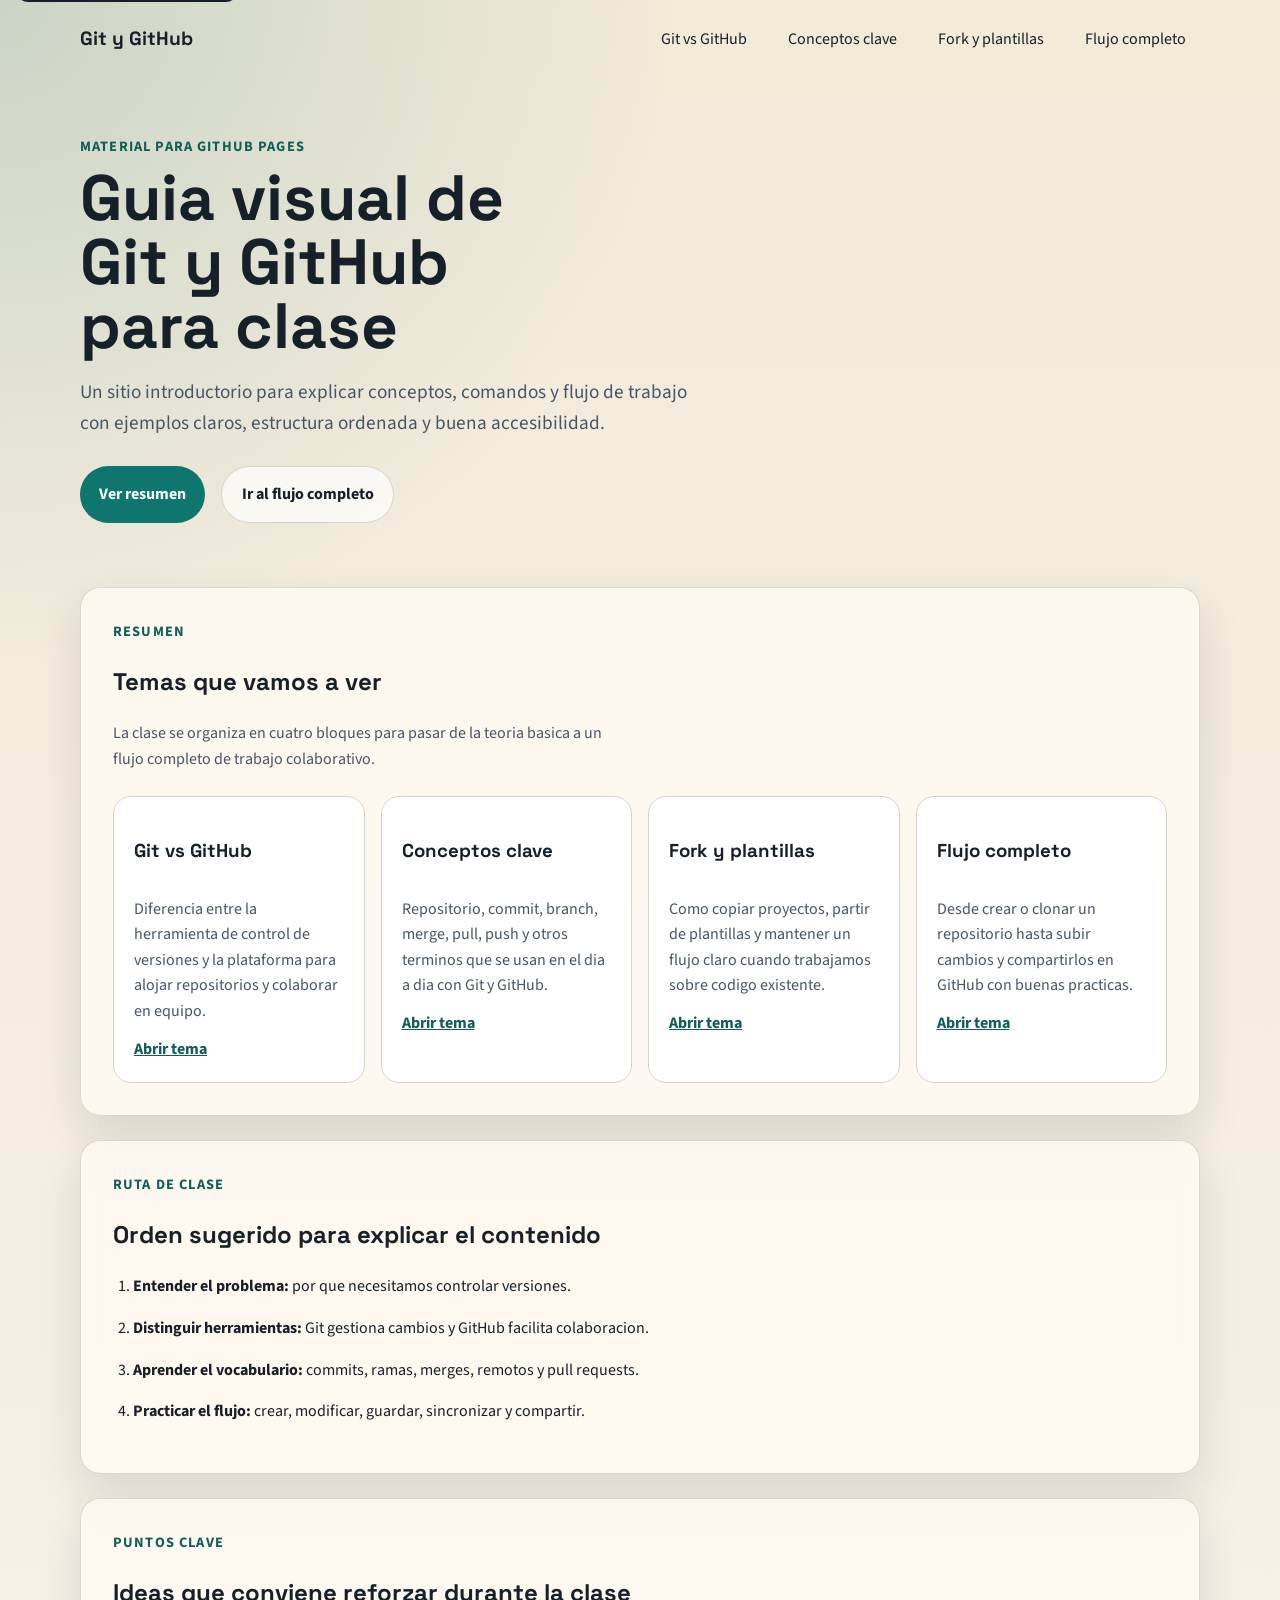
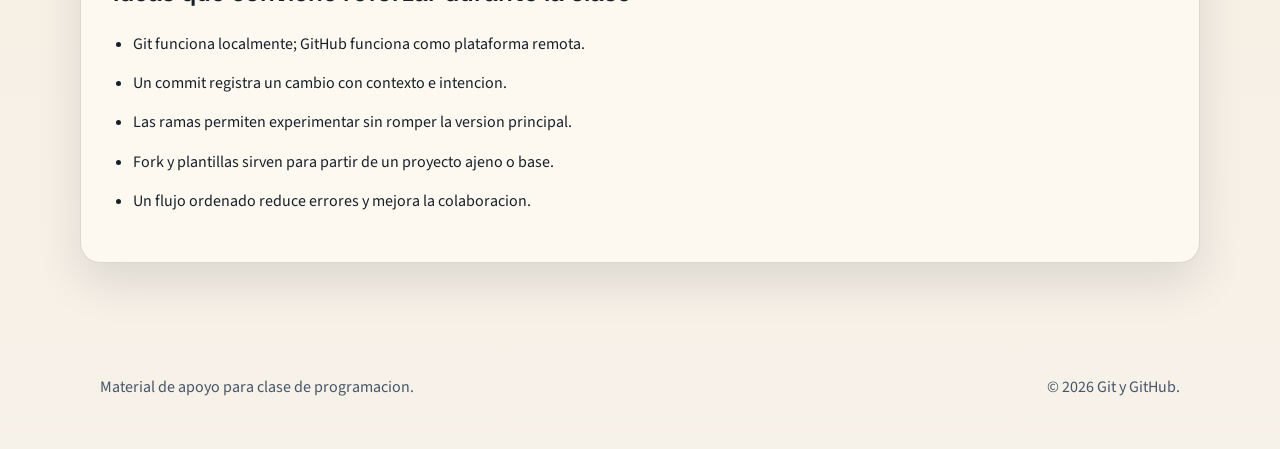
<file: index.html>
<!DOCTYPE html>
<html lang="es">
<head>
  <meta charset="UTF-8">
  <meta name="viewport" content="width=device-width, initial-scale=1.0">
  <meta name="description" content="Resumen de Git y GitHub para una clase de programacion con enfoque practico y accesible.">
  <title>Git y GitHub | Clase de Programacion</title>
  <link rel="preconnect" href="https://fonts.googleapis.com">
  <link rel="preconnect" href="https://fonts.gstatic.com" crossorigin>
  <link href="https://fonts.googleapis.com/css2?family=Space+Grotesk:wght@400;500;700&family=Source+Sans+3:wght@400;600;700&display=swap" rel="stylesheet">
  <link rel="stylesheet" href="assets/css/index.css">
  <script src="assets/js/index.js" defer></script>
</head>
<body>
  <a class="skip-link" href="#contenido">Saltar al contenido principal</a>
  <header class="hero">
    <nav class="site-nav" aria-label="Principal">
      <a class="brand" href="index.html">Git y GitHub</a>
      <ul class="nav-list">
        <li><a href="pages/git-vs-github.html">Git vs GitHub</a></li>
        <li><a href="pages/conceptos-clave.html">Conceptos clave</a></li>
        <li><a href="pages/fork-y-plantillas.html">Fork y plantillas</a></li>
        <li><a href="pages/flujo-completo.html">Flujo completo</a></li>
      </ul>
    </nav>

    <section class="hero-copy" aria-labelledby="titulo-principal">
      <p class="eyebrow">Material para GitHub Pages</p>
      <h1 id="titulo-principal">Guia visual de Git y GitHub para clase</h1>
      <p class="lead">
        Un sitio introductorio para explicar conceptos, comandos y flujo de trabajo
        con ejemplos claros, estructura ordenada y buena accesibilidad.
      </p>
      <div class="hero-actions">
        <a class="button button-primary" href="#resumen">Ver resumen</a>
        <a class="button button-secondary" href="pages/flujo-completo.html">Ir al flujo completo</a>
      </div>
    </section>
  </header>

  <main id="contenido">
    <section class="overview" id="resumen" aria-labelledby="resumen-title">
      <div class="section-heading">
        <p class="section-kicker">Resumen</p>
        <h2 id="resumen-title">Temas que vamos a ver</h2>
        <p>
          La clase se organiza en cuatro bloques para pasar de la teoria basica a
          un flujo completo de trabajo colaborativo.
        </p>
      </div>

      <div class="topic-grid">
        <article class="topic-card">
          <h3>Git vs GitHub</h3>
          <p>
            Diferencia entre la herramienta de control de versiones y la plataforma
            para alojar repositorios y colaborar en equipo.
          </p>
          <a href="pages/git-vs-github.html">Abrir tema</a>
        </article>

        <article class="topic-card">
          <h3>Conceptos clave</h3>
          <p>
            Repositorio, commit, branch, merge, pull, push y otros terminos que se
            usan en el dia a dia con Git y GitHub.
          </p>
          <a href="pages/conceptos-clave.html">Abrir tema</a>
        </article>

        <article class="topic-card">
          <h3>Fork y plantillas</h3>
          <p>
            Como copiar proyectos, partir de plantillas y mantener un flujo claro
            cuando trabajamos sobre codigo existente.
          </p>
          <a href="pages/fork-y-plantillas.html">Abrir tema</a>
        </article>

        <article class="topic-card">
          <h3>Flujo completo</h3>
          <p>
            Desde crear o clonar un repositorio hasta subir cambios y compartirlos
            en GitHub con buenas practicas.
          </p>
          <a href="pages/flujo-completo.html">Abrir tema</a>
        </article>
      </div>
    </section>

    <section class="class-plan" aria-labelledby="plan-title">
      <div class="section-heading">
        <p class="section-kicker">Ruta de clase</p>
        <h2 id="plan-title">Orden sugerido para explicar el contenido</h2>
      </div>

      <ol class="timeline">
        <li>
          <strong>Entender el problema:</strong> por que necesitamos controlar versiones.
        </li>
        <li>
          <strong>Distinguir herramientas:</strong> Git gestiona cambios y GitHub facilita colaboracion.
        </li>
        <li>
          <strong>Aprender el vocabulario:</strong> commits, ramas, merges, remotos y pull requests.
        </li>
        <li>
          <strong>Practicar el flujo:</strong> crear, modificar, guardar, sincronizar y compartir.
        </li>
      </ol>
    </section>

    <section class="quick-notes" aria-labelledby="notas-title">
      <div class="section-heading">
        <p class="section-kicker">Puntos clave</p>
        <h2 id="notas-title">Ideas que conviene reforzar durante la clase</h2>
      </div>

      <ul class="note-list">
        <li>Git funciona localmente; GitHub funciona como plataforma remota.</li>
        <li>Un commit registra un cambio con contexto e intencion.</li>
        <li>Las ramas permiten experimentar sin romper la version principal.</li>
        <li>Fork y plantillas sirven para partir de un proyecto ajeno o base.</li>
        <li>Un flujo ordenado reduce errores y mejora la colaboracion.</li>
      </ul>
    </section>
  </main>

  <footer class="site-footer">
    <p>Material de apoyo para clase de programacion.</p>
    <p>&copy; <span id="current-year"></span> Git y GitHub.</p>
  </footer>
</body>
</html>
</file>
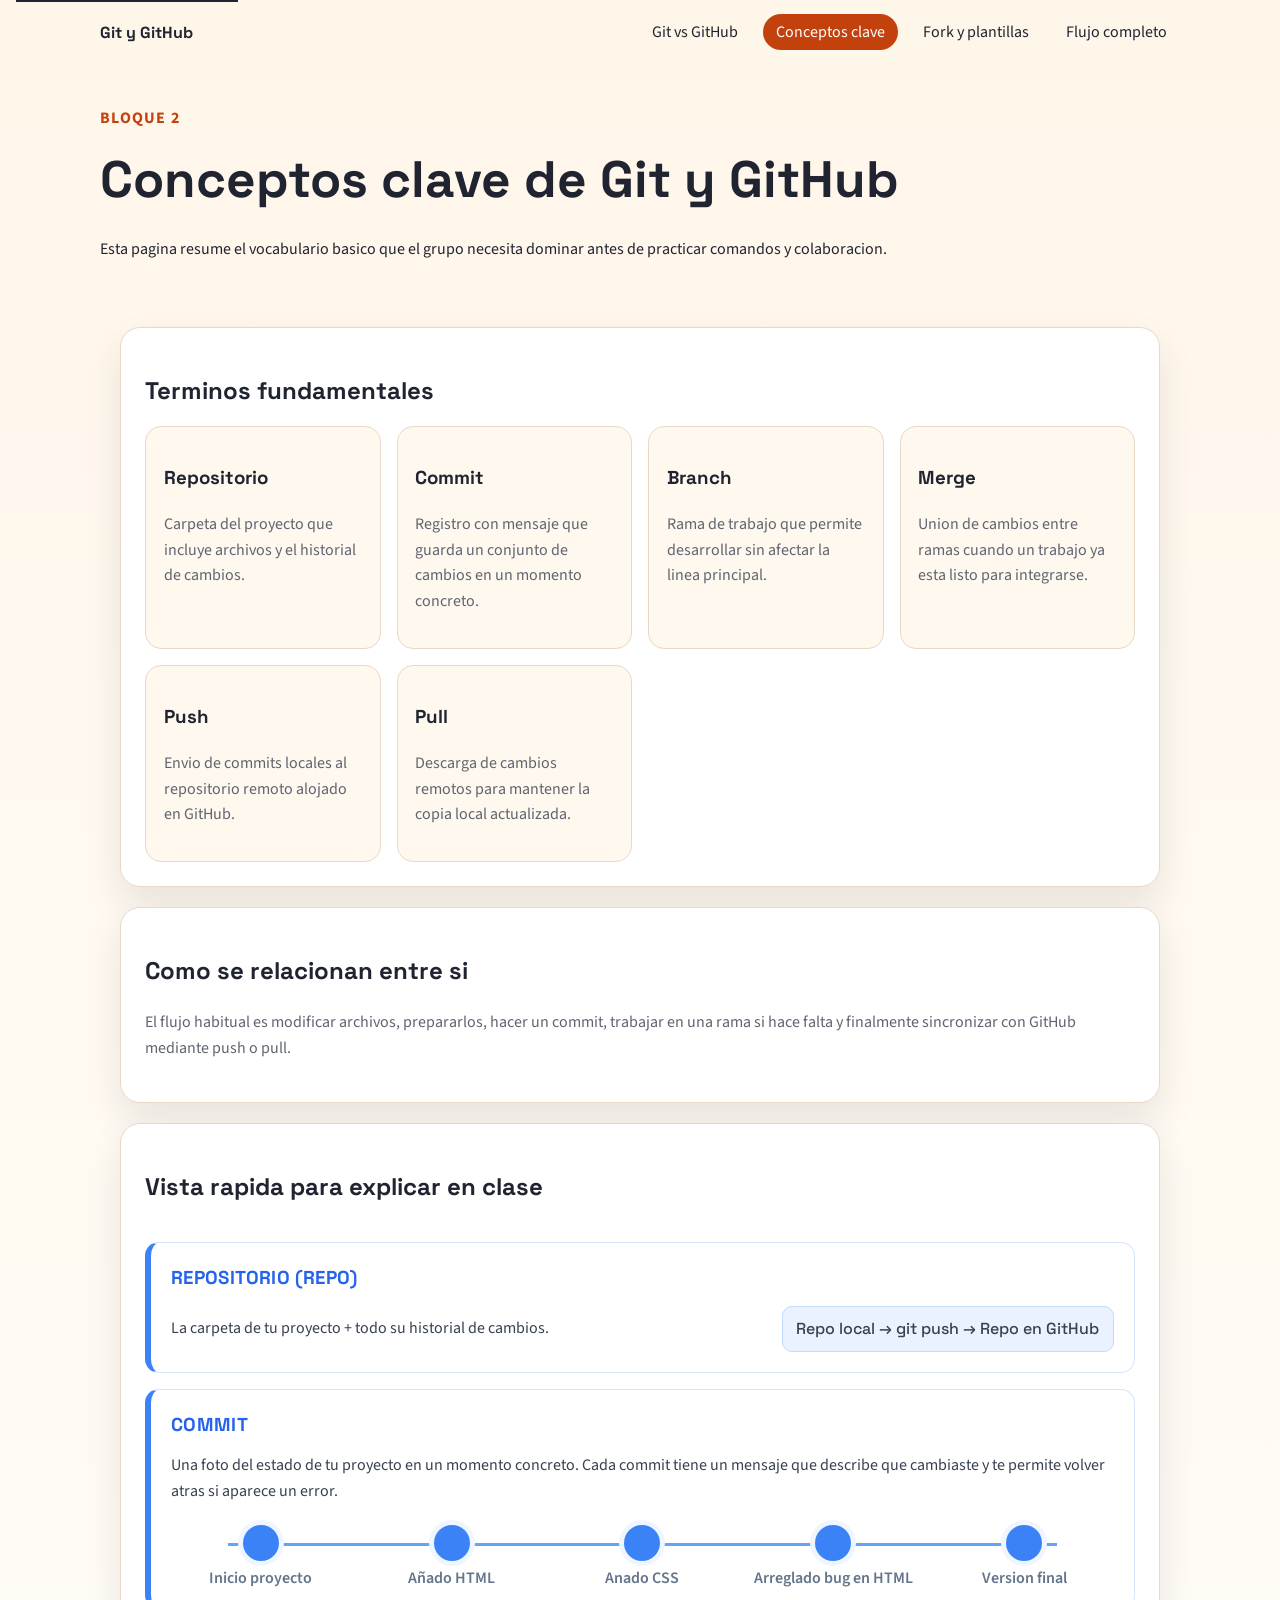
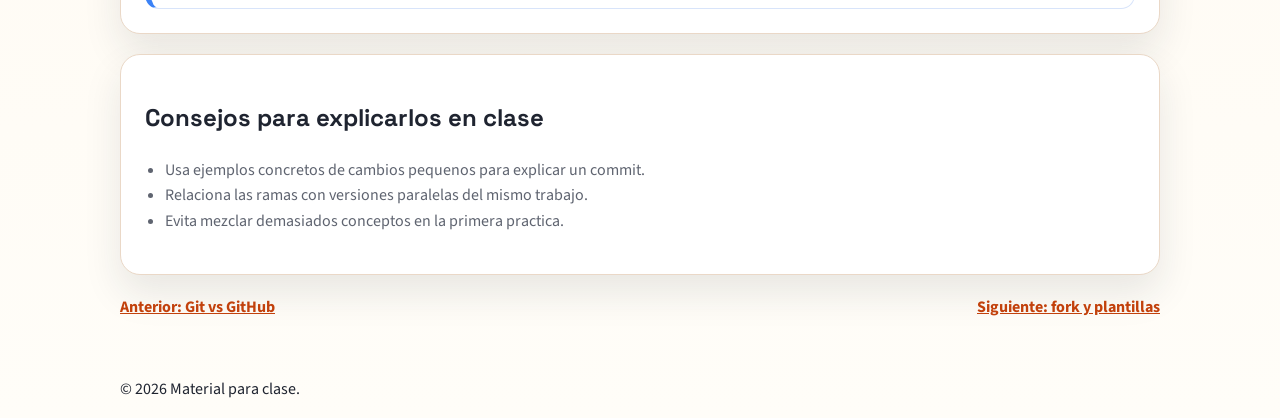
<file: pages/conceptos-clave.html>
<!DOCTYPE html>
<html lang="es">
<head>
  <meta charset="UTF-8">
  <meta name="viewport" content="width=device-width, initial-scale=1.0">
  <meta name="description" content="Conceptos esenciales de Git y GitHub para una clase introductoria.">
  <title>Conceptos clave de Git y GitHub</title>
  <link rel="preconnect" href="https://fonts.googleapis.com">
  <link rel="preconnect" href="https://fonts.gstatic.com" crossorigin>
  <link href="https://fonts.googleapis.com/css2?family=Space+Grotesk:wght@400;500;700&family=Source+Sans+3:wght@400;600;700&display=swap" rel="stylesheet">
  <link rel="stylesheet" href="../assets/css/conceptos-clave.css">
  <script src="../assets/js/conceptos-clave.js" defer></script>
</head>
<body>
  <a class="skip-link" href="#contenido">Saltar al contenido principal</a>
  <header class="page-header">
    <nav class="site-nav" aria-label="Principal">
      <a class="brand" href="../index.html">Git y GitHub</a>
      <ul class="nav-list">
        <li><a href="git-vs-github.html">Git vs GitHub</a></li>
        <li><a aria-current="page" href="conceptos-clave.html">Conceptos clave</a></li>
        <li><a href="fork-y-plantillas.html">Fork y plantillas</a></li>
        <li><a href="flujo-completo.html">Flujo completo</a></li>
      </ul>
    </nav>

    <div class="hero-copy">
      <p class="eyebrow">Bloque 2</p>
      <h1>Conceptos clave de Git y GitHub</h1>
      <p>
        Esta pagina resume el vocabulario basico que el grupo necesita dominar
        antes de practicar comandos y colaboracion.
      </p>
    </div>
  </header>

  <main id="contenido" class="content-layout">
    <section class="concept-grid" aria-labelledby="conceptos-title">
      <h2 id="conceptos-title">Terminos fundamentales</h2>

      <article class="concept-card">
        <h3>Repositorio</h3>
        <p>Carpeta del proyecto que incluye archivos y el historial de cambios.</p>
      </article>

      <article class="concept-card">
        <h3>Commit</h3>
        <p>Registro con mensaje que guarda un conjunto de cambios en un momento concreto.</p>
      </article>

      <article class="concept-card">
        <h3>Branch</h3>
        <p>Rama de trabajo que permite desarrollar sin afectar la linea principal.</p>
      </article>

      <article class="concept-card">
        <h3>Merge</h3>
        <p>Union de cambios entre ramas cuando un trabajo ya esta listo para integrarse.</p>
      </article>

      <article class="concept-card">
        <h3>Push</h3>
        <p>Envio de commits locales al repositorio remoto alojado en GitHub.</p>
      </article>

      <article class="concept-card">
        <h3>Pull</h3>
        <p>Descarga de cambios remotos para mantener la copia local actualizada.</p>
      </article>
    </section>

    <section class="content-panel" aria-labelledby="relacion-title">
      <h2 id="relacion-title">Como se relacionan entre si</h2>
      <p>
        El flujo habitual es modificar archivos, prepararlos, hacer un commit,
        trabajar en una rama si hace falta y finalmente sincronizar con GitHub mediante push o pull.
      </p>
    </section>

    <section class="visual-panel" aria-labelledby="visual-title">
      <h2 id="visual-title">Vista rapida para explicar en clase</h2>

      <article class="explain-card" aria-labelledby="repo-card-title">
        <h3 id="repo-card-title">Repositorio (repo)</h3>
        <div class="repo-row">
          <p>La carpeta de tu proyecto + todo su historial de cambios.</p>
          <p class="repo-flow" aria-label="Flujo del repositorio local a GitHub">
            Repo local <span aria-hidden="true">→</span> git push <span aria-hidden="true">→</span> Repo en GitHub
          </p>
        </div>
      </article>

      <article class="explain-card" aria-labelledby="commit-card-title">
        <h3 id="commit-card-title">Commit</h3>
        <p>
          Una foto del estado de tu proyecto en un momento concreto. Cada commit
          tiene un mensaje que describe que cambiaste y te permite volver atras
          si aparece un error.
        </p>

        <ol class="commit-timeline" aria-label="Ejemplo de historial de commits">
          <li>Inicio proyecto</li>
          <li>Añado HTML</li>
          <li>Anado CSS</li>
          <li>Arreglado bug en HTML</li>
          <li>Version final</li>
        </ol>
      </article>
    </section>

    <section class="content-panel" aria-labelledby="consejos-title">
      <h2 id="consejos-title">Consejos para explicarlos en clase</h2>
      <ul class="tip-list">
        <li>Usa ejemplos concretos de cambios pequenos para explicar un commit.</li>
        <li>Relaciona las ramas con versiones paralelas del mismo trabajo.</li>
        <li>Evita mezclar demasiados conceptos en la primera practica.</li>
      </ul>
    </section>

    <nav class="pager" aria-label="Navegacion entre temas">
      <a href="git-vs-github.html">Anterior: Git vs GitHub</a>
      <a href="fork-y-plantillas.html">Siguiente: fork y plantillas</a>
    </nav>
  </main>

  <footer class="site-footer">
    <p>&copy; <span id="current-year"></span> Material para clase.</p>
  </footer>
</body>
</html>
</file>
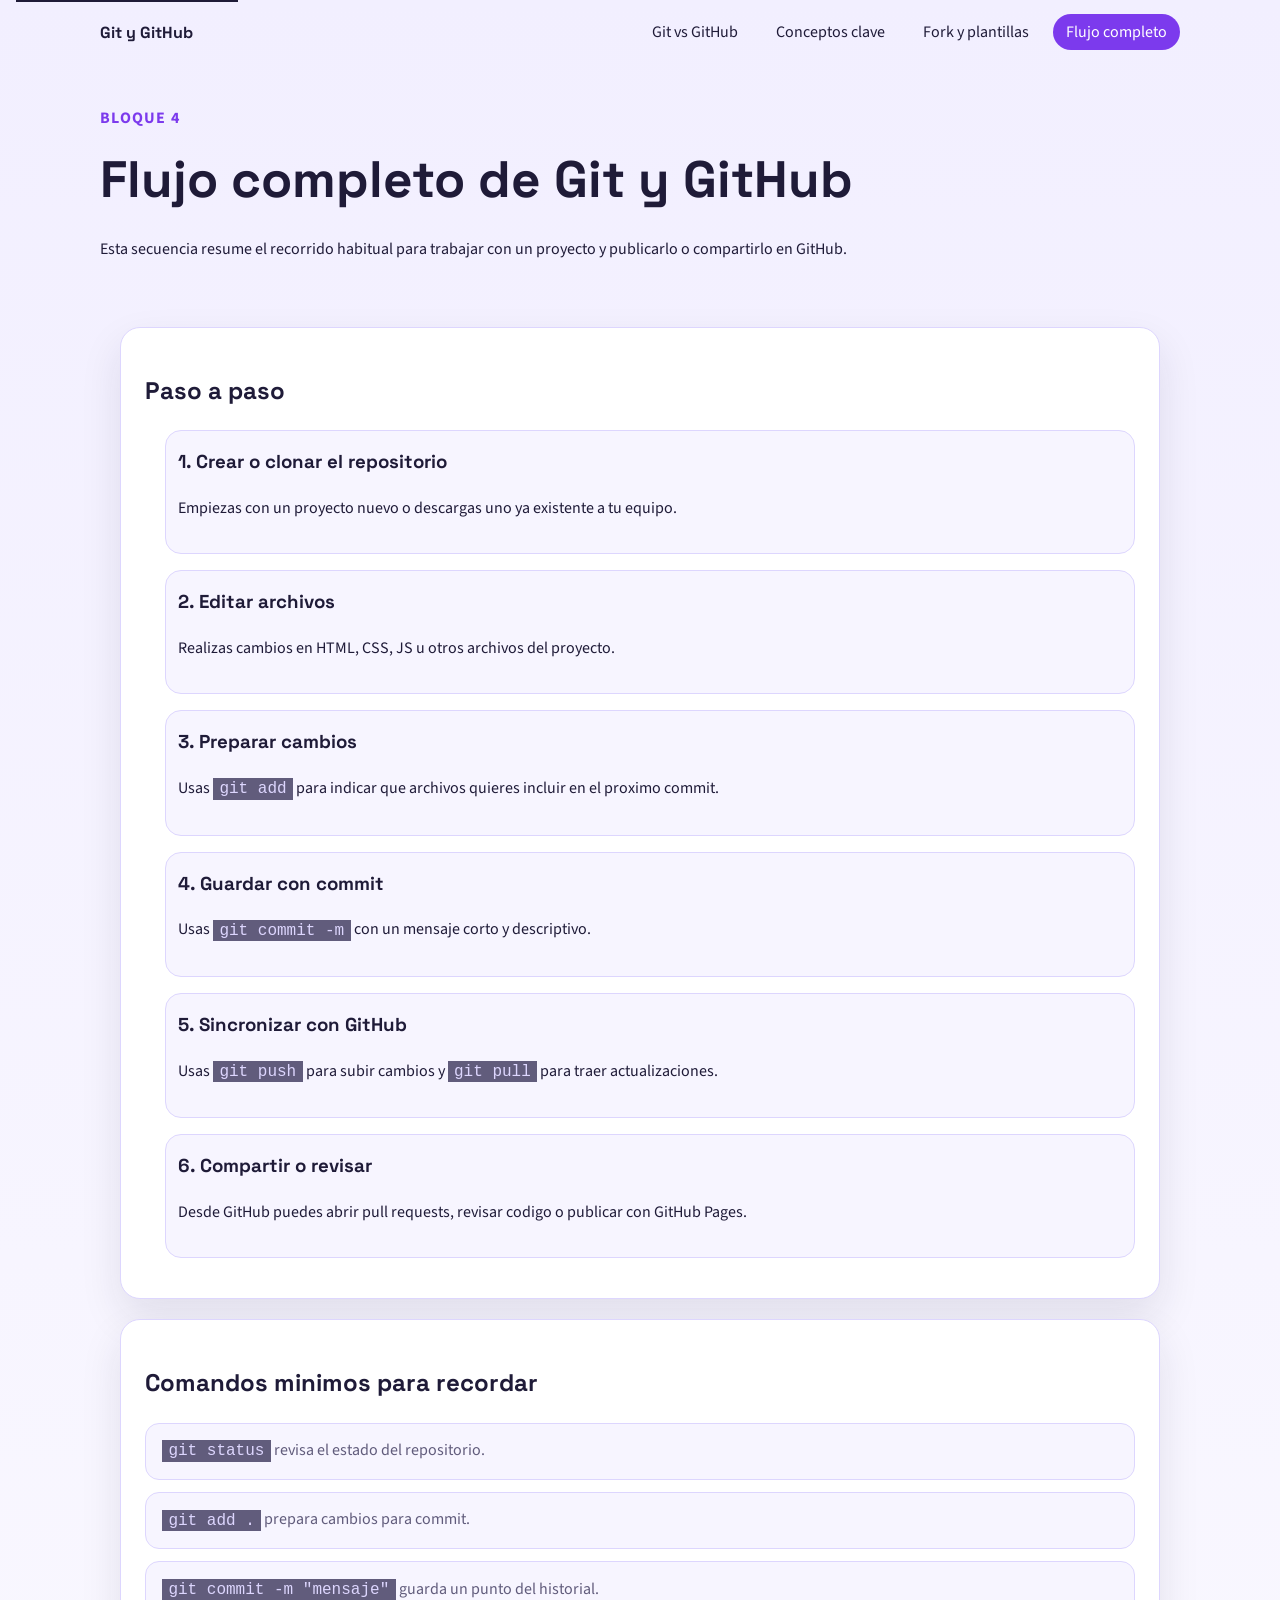
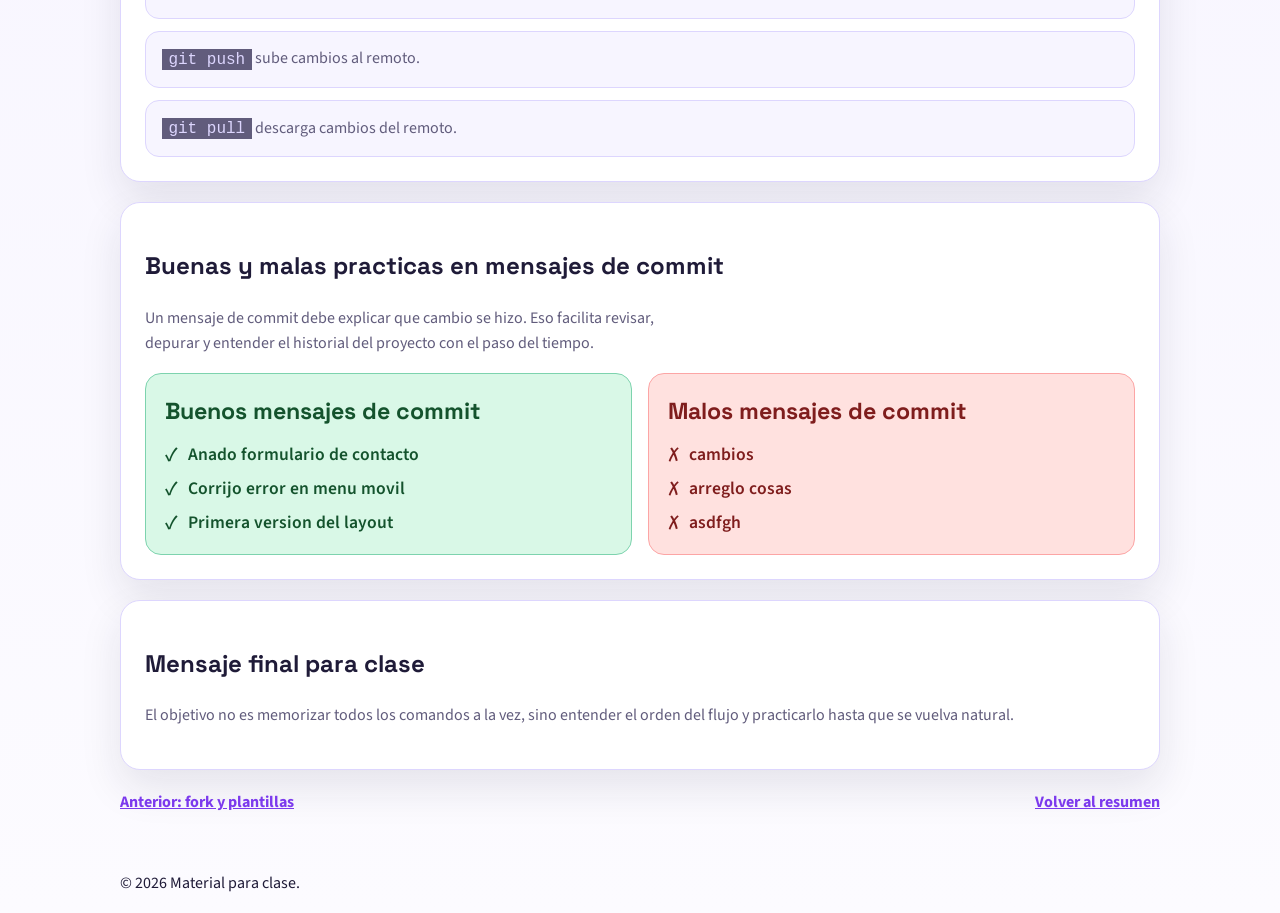
<file: pages/flujo-completo.html>
<!DOCTYPE html>
<html lang="es">
<head>
  <meta charset="UTF-8">
  <meta name="viewport" content="width=device-width, initial-scale=1.0">
  <meta name="description" content="Flujo completo de Git y GitHub explicado paso a paso.">
  <title>Flujo completo de Git y GitHub</title>
  <link rel="preconnect" href="https://fonts.googleapis.com">
  <link rel="preconnect" href="https://fonts.gstatic.com" crossorigin>
  <link href="https://fonts.googleapis.com/css2?family=Space+Grotesk:wght@400;500;700&family=Source+Sans+3:wght@400;600;700&display=swap" rel="stylesheet">
  <link rel="stylesheet" href="../assets/css/flujo-completo.css">
  <script src="../assets/js/flujo-completo.js" defer></script>
</head>
<body>
  <a class="skip-link" href="#contenido">Saltar al contenido principal</a>
  <header class="page-header">
    <nav class="site-nav" aria-label="Principal">
      <a class="brand" href="../index.html">Git y GitHub</a>
      <ul class="nav-list">
        <li><a href="git-vs-github.html">Git vs GitHub</a></li>
        <li><a href="conceptos-clave.html">Conceptos clave</a></li>
        <li><a href="fork-y-plantillas.html">Fork y plantillas</a></li>
        <li><a aria-current="page" href="flujo-completo.html">Flujo completo</a></li>
      </ul>
    </nav>

    <div class="hero-copy">
      <p class="eyebrow">Bloque 4</p>
      <h1>Flujo completo de Git y GitHub</h1>
      <p>
        Esta secuencia resume el recorrido habitual para trabajar con un proyecto y
        publicarlo o compartirlo en GitHub.
      </p>
    </div>
  </header>

  <main id="contenido" class="content-layout">
    <section class="flow-section" aria-labelledby="flujo-title">
      <h2 id="flujo-title">Paso a paso</h2>
      <ol class="flow-list">
        <li>
          <h3>1. Crear o clonar el repositorio</h3>
          <p>Empiezas con un proyecto nuevo o descargas uno ya existente a tu equipo.</p>
        </li>
        <li>
          <h3>2. Editar archivos</h3>
          <p>Realizas cambios en HTML, CSS, JS u otros archivos del proyecto.</p>
        </li>
        <li>
          <h3>3. Preparar cambios</h3>
          <p>Usas <code>git add</code> para indicar que archivos quieres incluir en el proximo commit.</p>
        </li>
        <li>
          <h3>4. Guardar con commit</h3>
          <p>Usas <code>git commit -m</code> con un mensaje corto y descriptivo.</p>
        </li>
        <li>
          <h3>5. Sincronizar con GitHub</h3>
          <p>Usas <code>git push</code> para subir cambios y <code>git pull</code> para traer actualizaciones.</p>
        </li>
        <li>
          <h3>6. Compartir o revisar</h3>
          <p>Desde GitHub puedes abrir pull requests, revisar codigo o publicar con GitHub Pages.</p>
        </li>
      </ol>
    </section>

    <section class="content-panel" aria-labelledby="comandos-title">
      <h2 id="comandos-title">Comandos minimos para recordar</h2>
      <div class="command-list" role="list">
        <p role="listitem"><code>git status</code> revisa el estado del repositorio.</p>
        <p role="listitem"><code>git add .</code> prepara cambios para commit.</p>
        <p role="listitem"><code>git commit -m "mensaje"</code> guarda un punto del historial.</p>
        <p role="listitem"><code>git push</code> sube cambios al remoto.</p>
        <p role="listitem"><code>git pull</code> descarga cambios del remoto.</p>
      </div>
    </section>

    <section class="commit-practices" aria-labelledby="practicas-commit-title">
      <h2 id="practicas-commit-title">Buenas y malas practicas en mensajes de commit</h2>
      <p class="commit-practices-lead">
        Un mensaje de commit debe explicar que cambio se hizo. Eso facilita revisar,
        depurar y entender el historial del proyecto con el paso del tiempo.
      </p>

      <div class="practice-grid">
        <article class="practice-card practice-card-good" aria-labelledby="buenos-title">
          <h3 id="buenos-title">Buenos mensajes de commit</h3>
          <ul>
            <li><span aria-hidden="true">✓</span> Anado formulario de contacto</li>
            <li><span aria-hidden="true">✓</span> Corrijo error en menu movil</li>
            <li><span aria-hidden="true">✓</span> Primera version del layout</li>
          </ul>
        </article>

        <article class="practice-card practice-card-bad" aria-labelledby="malos-title">
          <h3 id="malos-title">Malos mensajes de commit</h3>
          <ul>
            <li><span aria-hidden="true">✗</span> cambios</li>
            <li><span aria-hidden="true">✗</span> arreglo cosas</li>
            <li><span aria-hidden="true">✗</span> asdfgh</li>
          </ul>
        </article>
      </div>
    </section>

    <section class="content-panel" aria-labelledby="cierre-title">
      <h2 id="cierre-title">Mensaje final para clase</h2>
      <p>
        El objetivo no es memorizar todos los comandos a la vez, sino entender el
        orden del flujo y practicarlo hasta que se vuelva natural.
      </p>
    </section>

    <nav class="pager" aria-label="Navegacion entre temas">
      <a href="fork-y-plantillas.html">Anterior: fork y plantillas</a>
      <a href="../index.html">Volver al resumen</a>
    </nav>
  </main>

  <footer class="site-footer">
    <p>&copy; <span id="current-year"></span> Material para clase.</p>
  </footer>
</body>
</html>
</file>
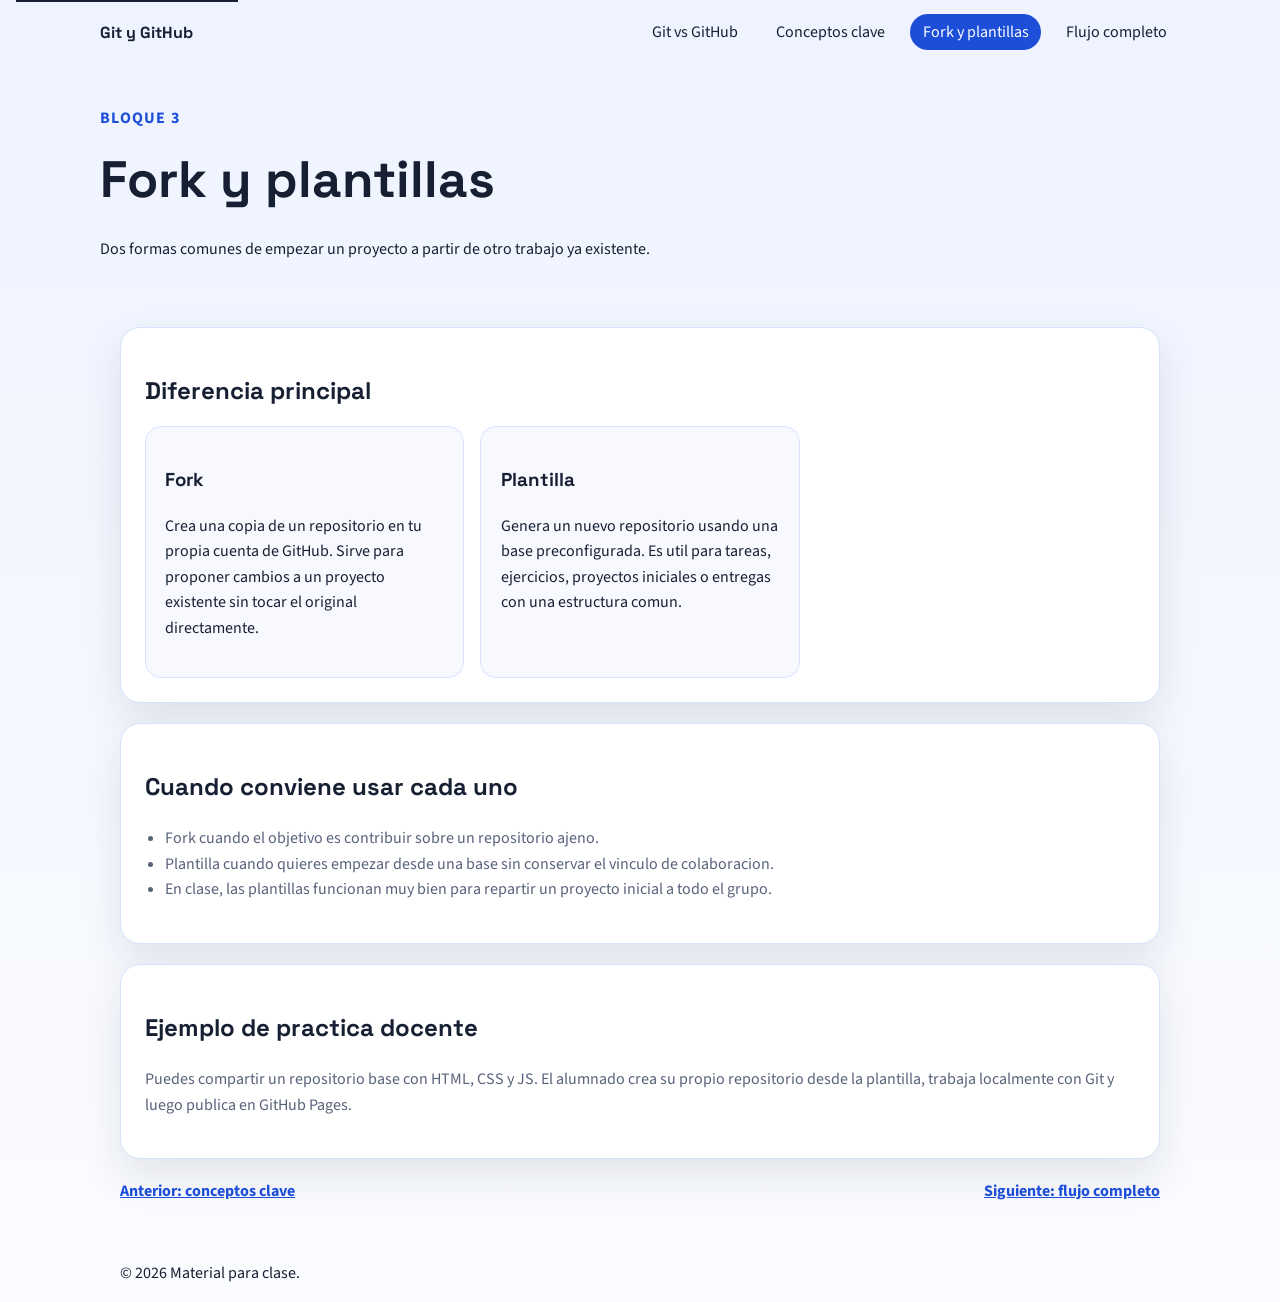
<file: pages/fork-y-plantillas.html>
<!DOCTYPE html>
<html lang="es">
<head>
  <meta charset="UTF-8">
  <meta name="viewport" content="width=device-width, initial-scale=1.0">
  <meta name="description" content="Explicacion de fork y uso de plantillas en GitHub.">
  <title>Fork y Plantillas</title>
  <link rel="preconnect" href="https://fonts.googleapis.com">
  <link rel="preconnect" href="https://fonts.gstatic.com" crossorigin>
  <link href="https://fonts.googleapis.com/css2?family=Space+Grotesk:wght@400;500;700&family=Source+Sans+3:wght@400;600;700&display=swap" rel="stylesheet">
  <link rel="stylesheet" href="../assets/css/fork-y-plantillas.css">
  <script src="../assets/js/fork-y-plantillas.js" defer></script>
</head>
<body>
  <a class="skip-link" href="#contenido">Saltar al contenido principal</a>
  <header class="page-header">
    <nav class="site-nav" aria-label="Principal">
      <a class="brand" href="../index.html">Git y GitHub</a>
      <ul class="nav-list">
        <li><a href="git-vs-github.html">Git vs GitHub</a></li>
        <li><a href="conceptos-clave.html">Conceptos clave</a></li>
        <li><a aria-current="page" href="fork-y-plantillas.html">Fork y plantillas</a></li>
        <li><a href="flujo-completo.html">Flujo completo</a></li>
      </ul>
    </nav>

    <div class="hero-copy">
      <p class="eyebrow">Bloque 3</p>
      <h1>Fork y plantillas</h1>
      <p>
        Dos formas comunes de empezar un proyecto a partir de otro trabajo ya existente.
      </p>
    </div>
  </header>

  <main id="contenido" class="content-layout">
    <section class="two-column" aria-labelledby="tema-title">
      <h2 id="tema-title">Diferencia principal</h2>
      <article class="info-card">
        <h3>Fork</h3>
        <p>
          Crea una copia de un repositorio en tu propia cuenta de GitHub. Sirve para
          proponer cambios a un proyecto existente sin tocar el original directamente.
        </p>
      </article>

      <article class="info-card">
        <h3>Plantilla</h3>
        <p>
          Genera un nuevo repositorio usando una base preconfigurada. Es util para
          tareas, ejercicios, proyectos iniciales o entregas con una estructura comun.
        </p>
      </article>
    </section>

    <section class="content-panel" aria-labelledby="uso-title">
      <h2 id="uso-title">Cuando conviene usar cada uno</h2>
      <ul class="usage-list">
        <li>Fork cuando el objetivo es contribuir sobre un repositorio ajeno.</li>
        <li>Plantilla cuando quieres empezar desde una base sin conservar el vinculo de colaboracion.</li>
        <li>En clase, las plantillas funcionan muy bien para repartir un proyecto inicial a todo el grupo.</li>
      </ul>
    </section>

    <section class="content-panel" aria-labelledby="practica-title">
      <h2 id="practica-title">Ejemplo de practica docente</h2>
      <p>
        Puedes compartir un repositorio base con HTML, CSS y JS. El alumnado crea su
        propio repositorio desde la plantilla, trabaja localmente con Git y luego publica en GitHub Pages.
      </p>
    </section>

    <nav class="pager" aria-label="Navegacion entre temas">
      <a href="conceptos-clave.html">Anterior: conceptos clave</a>
      <a href="flujo-completo.html">Siguiente: flujo completo</a>
    </nav>
  </main>

  <footer class="site-footer">
    <p>&copy; <span id="current-year"></span> Material para clase.</p>
  </footer>
</body>
</html>
</file>
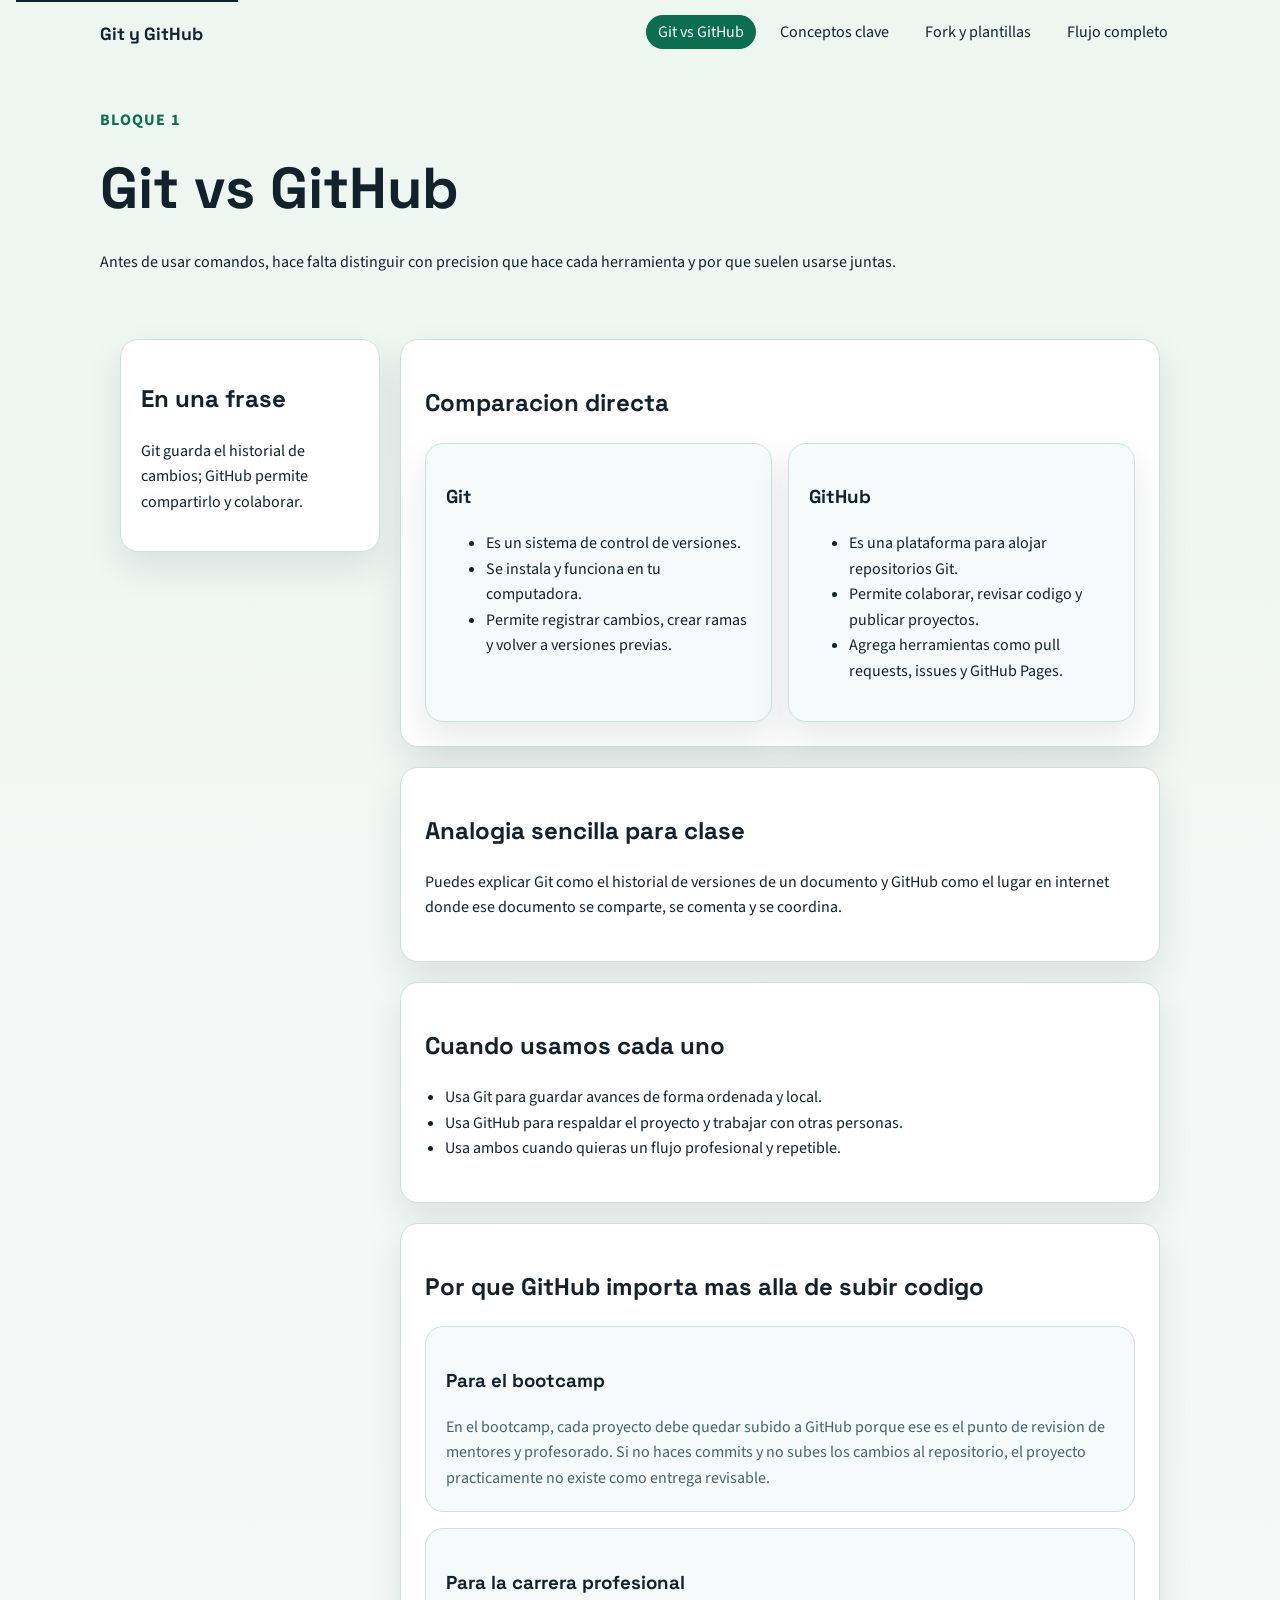
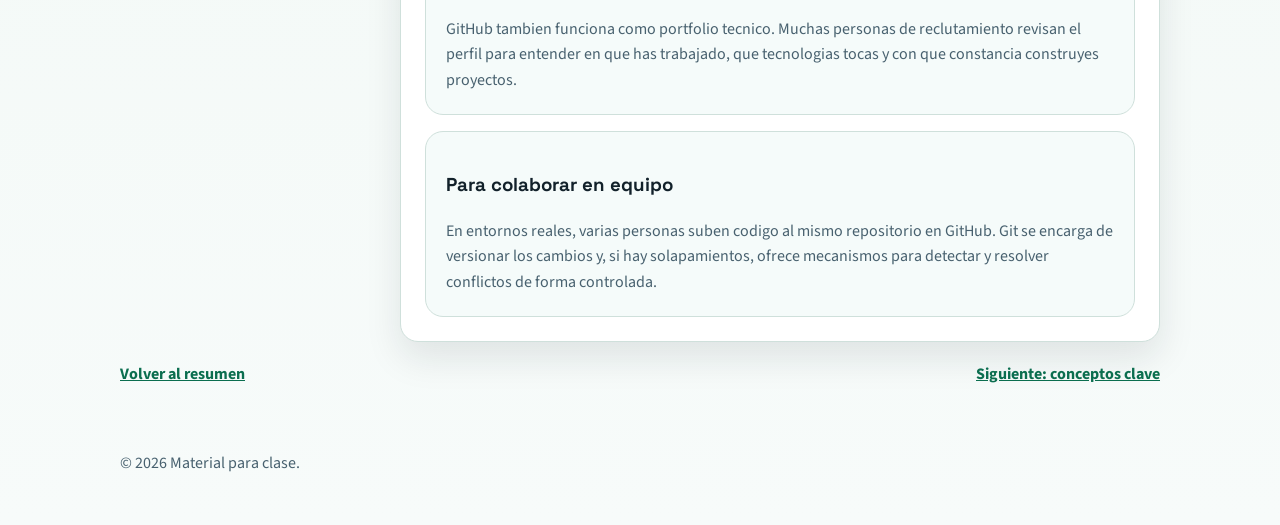
<file: pages/git-vs-github.html>
<!DOCTYPE html>
<html lang="es">
<head>
  <meta charset="UTF-8">
  <meta name="viewport" content="width=device-width, initial-scale=1.0">
  <meta name="description" content="Explicacion clara de la diferencia entre Git y GitHub.">
  <title>Git vs GitHub</title>
  <link rel="preconnect" href="https://fonts.googleapis.com">
  <link rel="preconnect" href="https://fonts.gstatic.com" crossorigin>
  <link href="https://fonts.googleapis.com/css2?family=Space+Grotesk:wght@400;500;700&family=Source+Sans+3:wght@400;600;700&display=swap" rel="stylesheet">
  <link rel="stylesheet" href="../assets/css/git-vs-github.css">
  <script src="../assets/js/git-vs-github.js" defer></script>
</head>
<body>
  <a class="skip-link" href="#contenido">Saltar al contenido principal</a>
  <header class="page-header">
    <nav class="site-nav" aria-label="Principal">
      <a class="brand" href="../index.html">Git y GitHub</a>
      <ul class="nav-list">
        <li><a aria-current="page" href="git-vs-github.html">Git vs GitHub</a></li>
        <li><a href="conceptos-clave.html">Conceptos clave</a></li>
        <li><a href="fork-y-plantillas.html">Fork y plantillas</a></li>
        <li><a href="flujo-completo.html">Flujo completo</a></li>
      </ul>
    </nav>

    <div class="hero-copy">
      <p class="eyebrow">Bloque 1</p>
      <h1>Git vs GitHub</h1>
      <p>
        Antes de usar comandos, hace falta distinguir con precision que hace cada
        herramienta y por que suelen usarse juntas.
      </p>
    </div>
  </header>

  <main id="contenido" class="content-layout">
    <aside class="page-summary" aria-labelledby="resumen-lateral">
      <h2 id="resumen-lateral">En una frase</h2>
      <p>Git guarda el historial de cambios; GitHub permite compartirlo y colaborar.</p>
    </aside>

    <section class="content-panel" aria-labelledby="comparacion-title">
      <h2 id="comparacion-title">Comparacion directa</h2>
      <div class="comparison-grid">
        <article>
          <h3>Git</h3>
          <ul>
            <li>Es un sistema de control de versiones.</li>
            <li>Se instala y funciona en tu computadora.</li>
            <li>Permite registrar cambios, crear ramas y volver a versiones previas.</li>
          </ul>
        </article>
        <article>
          <h3>GitHub</h3>
          <ul>
            <li>Es una plataforma para alojar repositorios Git.</li>
            <li>Permite colaborar, revisar codigo y publicar proyectos.</li>
            <li>Agrega herramientas como pull requests, issues y GitHub Pages.</li>
          </ul>
        </article>
      </div>
    </section>

    <section class="content-panel" aria-labelledby="analogia-title">
      <h2 id="analogia-title">Analogia sencilla para clase</h2>
      <p>
        Puedes explicar Git como el historial de versiones de un documento y GitHub
        como el lugar en internet donde ese documento se comparte, se comenta y se coordina.
      </p>
    </section>

    <section class="content-panel" aria-labelledby="casos-title">
      <h2 id="casos-title">Cuando usamos cada uno</h2>
      <ul class="check-list">
        <li>Usa Git para guardar avances de forma ordenada y local.</li>
        <li>Usa GitHub para respaldar el proyecto y trabajar con otras personas.</li>
        <li>Usa ambos cuando quieras un flujo profesional y repetible.</li>
      </ul>
    </section>

    <section class="content-panel" aria-labelledby="importancia-title">
      <h2 id="importancia-title">Por que GitHub importa mas alla de subir codigo</h2>
      <div class="context-grid">
        <article class="context-card">
          <h3>Para el bootcamp</h3>
          <p>
            En el bootcamp, cada proyecto debe quedar subido a GitHub porque ese es
            el punto de revision de mentores y profesorado. Si no haces commits y no
            subes los cambios al repositorio, el proyecto practicamente no existe
            como entrega revisable.
          </p>
        </article>
        <article class="context-card">
          <h3>Para la carrera profesional</h3>
          <p>
            GitHub tambien funciona como portfolio tecnico. Muchas personas de
            reclutamiento revisan el perfil para entender en que has trabajado, que
            tecnologias tocas y con que constancia construyes proyectos.
          </p>
        </article>
        <article class="context-card">
          <h3>Para colaborar en equipo</h3>
          <p>
            En entornos reales, varias personas suben codigo al mismo repositorio en
            GitHub. Git se encarga de versionar los cambios y, si hay solapamientos,
            ofrece mecanismos para detectar y resolver conflictos de forma controlada.
          </p>
        </article>
      </div>
    </section>

    <nav class="pager" aria-label="Navegacion entre temas">
      <a href="../index.html">Volver al resumen</a>
      <a href="conceptos-clave.html">Siguiente: conceptos clave</a>
    </nav>
  </main>

  <footer class="site-footer">
    <p>&copy; <span id="current-year"></span> Material para clase.</p>
  </footer>
</body>
</html>
</file>
<file: assets/css/index.css>
:root {
	--bg: #f5efe4;
	--surface: #fffaf2;
	--surface-strong: #ffffff;
	--ink: #16202a;
	--muted: #475569;
	--accent: #0f766e;
	--accent-strong: #115e59;
	--line: #d6d3c8;
	--shadow: 0 20px 45px rgba(22, 32, 42, 0.12);
	--radius: 20px;
	--max-width: 1120px;
}

* {
	box-sizing: border-box;
}

html {
	scroll-behavior: smooth;
}

body {
	margin: 0;
	font-family: "Source Sans 3", sans-serif;
	background:
		radial-gradient(
			circle at top left,
			rgba(15, 118, 110, 0.18),
			transparent 28%
		),
		linear-gradient(180deg, #f3ead8 0%, #f7f2e9 100%);
	color: var(--ink);
	line-height: 1.6;
}

a {
	color: inherit;
}

a:focus-visible,
button:focus-visible {
	outline: 3px solid #0b3b36;
	outline-offset: 4px;
}

.skip-link {
	position: absolute;
	left: 1rem;
	top: -3rem;
	padding: 0.75rem 1rem;
	background: var(--ink);
	color: #fff;
	border-radius: 0 0 12px 12px;
}

.skip-link:focus {
	top: 0;
}

.hero,
main,
.site-footer {
	padding-inline: 1.25rem;
}

.site-nav,
.hero-copy,
.overview,
.class-plan,
.quick-notes,
.site-footer {
	max-inline-size: var(--max-width);
	margin: 0 auto;
}

.site-nav {
	display: flex;
	flex-wrap: wrap;
	align-items: center;
	justify-content: space-between;
	gap: 1rem;
	padding-block: 1.5rem;
}

.brand,
h1,
h2,
h3 {
	font-family: "Space Grotesk", sans-serif;
}

.brand {
	font-size: 1.2rem;
	font-weight: 700;
	text-decoration: none;
}

.nav-list {
	display: flex;
	flex-wrap: wrap;
	gap: 0.75rem;
	margin: 0;
	padding: 0;
	list-style: none;
}

.nav-list a {
	text-decoration: none;
	padding: 0.55rem 0.9rem;
	border-radius: 999px;
}

.nav-list a:hover,
.nav-list a:focus-visible {
	background: rgba(15, 118, 110, 0.12);
}

.hero-copy {
	padding-block: 3.5rem 4rem;
}

.eyebrow,
.section-kicker {
	margin: 0 0 0.5rem;
	color: var(--accent-strong);
	font-weight: 700;
	text-transform: uppercase;
	letter-spacing: 0.08em;
	font-size: 0.9rem;
}

h1 {
	font-size: clamp(2.4rem, 5vw, 4.8rem);
	line-height: 1;
	margin: 0;
	max-inline-size: 12ch;
}

.lead {
	font-size: 1.2rem;
	max-inline-size: 62ch;
	color: var(--muted);
}

.hero-actions {
	display: flex;
	flex-wrap: wrap;
	gap: 1rem;
	margin-top: 1.75rem;
}

.button {
	display: inline-flex;
	align-items: center;
	justify-content: center;
	padding: 0.9rem 1.2rem;
	border-radius: 999px;
	text-decoration: none;
	font-weight: 700;
}

.button-primary {
	background: var(--accent);
	color: #fff;
}

.button-secondary {
	background: rgba(255, 255, 255, 0.7);
	border: 1px solid var(--line);
}

main {
	padding-block-end: 3rem;
}

.overview,
.class-plan,
.quick-notes {
	background: rgba(255, 250, 242, 0.82);
	border: 1px solid rgba(214, 211, 200, 0.9);
	border-radius: var(--radius);
	box-shadow: var(--shadow);
	padding: 2rem;
	margin-block-end: 1.5rem;
	backdrop-filter: blur(10px);
}

.section-heading p:last-child {
	max-inline-size: 62ch;
	color: var(--muted);
}

.topic-grid {
	display: grid;
	grid-template-columns: repeat(auto-fit, minmax(220px, 1fr));
	gap: 1rem;
	margin-top: 1.5rem;
}

.topic-card {
	display: flex;
	flex-direction: column;
	gap: 0.75rem;
	padding: 1.25rem;
	background: var(--surface-strong);
	border-radius: 18px;
	border: 1px solid var(--line);
}

.topic-card p {
	margin: 0;
	color: var(--muted);
}

.topic-card a {
	font-weight: 700;
	color: var(--accent-strong);
}

.timeline {
	display: grid;
	gap: 1rem;
	padding-left: 1.25rem;
}

.note-list {
	display: grid;
	gap: 0.85rem;
	padding-left: 1.25rem;
}

.site-footer {
	display: flex;
	flex-wrap: wrap;
	justify-content: space-between;
	gap: 1rem;
	padding-block: 1.5rem 2rem;
	color: var(--muted);
}

@media (max-width: 700px) {
	.site-nav {
		flex-direction: column;
		align-items: flex-start;
	}

	h1 {
		max-inline-size: none;
	}

	.overview,
	.class-plan,
	.quick-notes {
		padding: 1.4rem;
	}
}
</file>
<file: assets/css/conceptos-clave.css>
:root {
	--bg: #fcf7ef;
	--surface: #ffffff;
	--surface-soft: #fff8ee;
	--ink: #1f2430;
	--muted: #5f6470;
	--accent: #c2410c;
	--accent-soft: #fff0e7;
	--line: #ead8c7;
	--shadow: 0 18px 38px rgba(31, 36, 48, 0.1);
	--max-width: 1080px;
}

* {
	box-sizing: border-box;
}

body {
	margin: 0;
	font-family: "Source Sans 3", sans-serif;
	background: linear-gradient(180deg, #fff6ea 0%, #fffdf8 100%);
	color: var(--ink);
	line-height: 1.6;
}

a {
	color: inherit;
}

a:focus-visible {
	outline: 3px solid #7c2d12;
	outline-offset: 4px;
}

.skip-link {
	position: absolute;
	top: -3rem;
	left: 1rem;
	background: var(--ink);
	color: #fff;
	padding: 0.75rem 1rem;
}

.skip-link:focus {
	top: 0;
}

.page-header,
.content-layout,
.site-footer {
	padding-inline: 1.25rem;
}

.site-nav,
.hero-copy,
.content-layout,
.site-footer {
	max-inline-size: var(--max-width);
	margin: 0 auto;
}

.site-nav {
	display: flex;
	flex-wrap: wrap;
	justify-content: space-between;
	gap: 1rem;
	padding-block: 1.25rem;
}

.brand,
h1,
h2,
h3 {
	font-family: "Space Grotesk", sans-serif;
}

.brand {
	font-weight: 700;
	text-decoration: none;
}

.nav-list {
	display: flex;
	flex-wrap: wrap;
	gap: 0.75rem;
	list-style: none;
	margin: 0;
	padding: 0;
}

.nav-list a {
	text-decoration: none;
	padding: 0.45rem 0.8rem;
	border-radius: 999px;
}

.nav-list a[aria-current="page"] {
	background: var(--accent);
	color: #fff;
}

.hero-copy {
	padding-block: 2.5rem 3rem;
}

.eyebrow {
	margin: 0 0 0.5rem;
	color: var(--accent);
	font-weight: 700;
	letter-spacing: 0.08em;
	text-transform: uppercase;
}

h1 {
	font-size: clamp(2rem, 4vw, 3.8rem);
	margin: 0 0 0.75rem;
}

.content-layout {
	display: grid;
	gap: 1.25rem;
	padding-block-end: 2.5rem;
}

.concept-grid,
.content-panel {
	background: var(--surface);
	border: 1px solid var(--line);
	border-radius: 20px;
	box-shadow: var(--shadow);
	padding: 1.5rem;
}

.concept-grid {
	display: grid;
	grid-template-columns: repeat(auto-fit, minmax(220px, 1fr));
	gap: 1rem;
}

.concept-grid > h2 {
	grid-column: 1 / -1;
	margin-bottom: 0;
}

.concept-card {
	background: var(--surface-soft);
	border: 1px solid var(--line);
	border-radius: 16px;
	padding: 1.1rem;
}

.concept-card p,
.content-panel p,
.tip-list {
	color: var(--muted);
}

.visual-panel {
	background: var(--surface);
	border: 1px solid var(--line);
	border-radius: 20px;
	box-shadow: var(--shadow);
	padding: 1.5rem;
	display: grid;
	gap: 1rem;
}

.explain-card {
	background: #ffffff;
	border: 1px solid #d8e4fa;
	border-left: 6px solid #3b82f6;
	border-radius: 14px;
	padding: 1.25rem;
}

.explain-card h3 {
	margin-top: 0;
	margin-bottom: 0.85rem;
	text-transform: uppercase;
	letter-spacing: 0.02em;
	color: #2563eb;
}

.explain-card p {
	margin: 0;
	color: #374151;
}

.repo-row {
	display: flex;
	flex-wrap: wrap;
	align-items: center;
	justify-content: space-between;
	gap: 1rem;
}

.repo-flow {
	padding: 0.55rem 0.85rem;
	background: #eaf2ff;
	border: 1px solid #bfdbfe;
	border-radius: 10px;
	font-family: "Space Grotesk", sans-serif;
	font-weight: 500;
	color: #1d4ed8;
	white-space: nowrap;
}

.commit-timeline {
	margin: 1.3rem 0 0;
	padding: 0;
	list-style: none;
	display: grid;
	grid-template-columns: repeat(5, minmax(95px, 1fr));
	gap: 0.7rem;
	position: relative;
}

.commit-timeline::before {
	content: "";
	position: absolute;
	left: 6%;
	right: 6%;
	top: 18px;
	height: 3px;
	background: #60a5fa;
}

.commit-timeline li {
	position: relative;
	padding-top: 2.65rem;
	text-align: center;
	font-weight: 600;
	color: #64748b;
	line-height: 1.3;
}

.commit-timeline li::before {
	content: "";
	position: absolute;
	top: 0;
	left: 50%;
	transform: translateX(-50%);
	inline-size: 36px;
	block-size: 36px;
	border-radius: 50%;
	background: #3b82f6;
	box-shadow: 0 0 0 5px #eff6ff;
}

.tip-list {
	padding-left: 1.25rem;
}

.pager {
	display: flex;
	flex-wrap: wrap;
	justify-content: space-between;
	gap: 1rem;
}

.pager a {
	color: var(--accent);
	font-weight: 700;
}

@media (max-width: 900px) {
	.commit-timeline {
		grid-template-columns: repeat(auto-fit, minmax(130px, 1fr));
	}

	.commit-timeline::before {
		display: none;
	}
}

@media (max-width: 620px) {
	.repo-flow {
		white-space: normal;
	}
}
</file>
<file: assets/css/flujo-completo.css>
:root {
	--bg: #f4f2ff;
	--surface: #ffffff;
	--surface-soft: #f7f5ff;
	--ink: #1f1b38;
	--muted: #615c7c;
	--accent: #7c3aed;
	--line: #ddd6fe;
	--shadow: 0 18px 42px rgba(31, 27, 56, 0.1);
	--max-width: 1080px;
}

* {
	box-sizing: border-box;
}

body {
	margin: 0;
	font-family: "Source Sans 3", sans-serif;
	background: linear-gradient(180deg, #f2efff 0%, #fcfbff 100%);
	color: var(--ink);
	line-height: 1.6;
}

a {
	color: inherit;
}

a:focus-visible {
	outline: 3px solid #4c1d95;
	outline-offset: 4px;
}

.skip-link {
	position: absolute;
	top: -3rem;
	left: 1rem;
	background: var(--ink);
	color: #fff;
	padding: 0.75rem 1rem;
}

.skip-link:focus {
	top: 0;
}

.page-header,
.content-layout,
.site-footer {
	padding-inline: 1.25rem;
}

.site-nav,
.hero-copy,
.content-layout,
.site-footer {
	max-inline-size: var(--max-width);
	margin: 0 auto;
}

.site-nav {
	display: flex;
	flex-wrap: wrap;
	justify-content: space-between;
	gap: 1rem;
	padding-block: 1.25rem;
}

.brand,
h1,
h2,
h3 {
	font-family: "Space Grotesk", sans-serif;
}

.brand {
	text-decoration: none;
	font-weight: 700;
}

.nav-list {
	display: flex;
	flex-wrap: wrap;
	gap: 0.75rem;
	list-style: none;
	margin: 0;
	padding: 0;
}

.nav-list a {
	text-decoration: none;
	padding: 0.45rem 0.8rem;
	border-radius: 999px;
}

.nav-list a[aria-current="page"] {
	background: var(--accent);
	color: #fff;
}

.hero-copy {
	padding-block: 2.5rem 3rem;
}

.eyebrow {
	margin: 0 0 0.5rem;
	color: var(--accent);
	font-weight: 700;
	text-transform: uppercase;
	letter-spacing: 0.08em;
}

h1 {
	font-size: clamp(2rem, 4vw, 3.8rem);
	margin: 0 0 0.75rem;
}

.content-layout {
	display: grid;
	gap: 1.25rem;
	padding-block-end: 2.5rem;
}

.flow-section,
.content-panel {
	background: var(--surface);
	border: 1px solid var(--line);
	border-radius: 20px;
	box-shadow: var(--shadow);
	padding: 1.5rem;
}

.commit-practices {
	background: var(--surface);
	border: 1px solid var(--line);
	border-radius: 20px;
	box-shadow: var(--shadow);
	padding: 1.5rem;
}

.flow-list {
	display: grid;
	gap: 1rem;
	padding-left: 1.25rem;
	list-style: none;
}

.flow-list li {
	background: var(--surface-soft);
	border: 1px solid var(--line);
	border-radius: 16px;
	padding: 1rem 1rem 1rem 0.75rem;
}

.flow-list h3 {
	margin-top: 0;
}

.command-list {
	display: grid;
	gap: 0.75rem;
}

.command-list p {
	margin: 0;
	padding: 0.9rem 1rem;
	border-radius: 14px;
	background: var(--surface-soft);
	border: 1px solid var(--line);
}

code {
	font-family: "Fira Code", "Courier New", monospace;
	background-color: var(--muted);
	color: var(--line);
	padding: 0.1rem 0.4rem;
}

.content-panel p {
	color: var(--muted);
}

.commit-practices-lead {
	color: var(--muted);
	max-inline-size: 68ch;
}

.practice-grid {
	display: grid;
	grid-template-columns: repeat(auto-fit, minmax(260px, 1fr));
	gap: 1rem;
	margin-top: 1rem;
}

.practice-card {
	border-radius: 16px;
	padding: 1.2rem;
	border: 1px solid transparent;
}

.practice-card h3 {
	margin-top: 0;
	margin-bottom: 0.85rem;
	font-size: 1.45rem;
}

.practice-card ul {
	margin: 0;
	padding: 0;
	list-style: none;
	display: grid;
	gap: 0.7rem;
}

.practice-card li {
	display: flex;
	align-items: flex-start;
	gap: 0.6rem;
	font-size: 1.1rem;
	font-weight: 600;
	line-height: 1.3;
}

.practice-card li span {
	font-size: 1.25rem;
	line-height: 1;
	margin-top: 0.05rem;
}

.practice-card-good {
	background: #d9f8e7;
	border-color: #7dd3ae;
	color: #14532d;
}

.practice-card-bad {
	background: #ffe1df;
	border-color: #fca5a5;
	color: #7f1d1d;
}

.pager {
	display: flex;
	flex-wrap: wrap;
	justify-content: space-between;
	gap: 1rem;
}

.pager a {
	color: var(--accent);
	font-weight: 700;
}
</file>
<file: assets/css/fork-y-plantillas.css>
:root {
	--bg: #f1f5ff;
	--surface: #ffffff;
	--surface-soft: #f7f9ff;
	--ink: #172033;
	--muted: #58627a;
	--accent: #1d4ed8;
	--line: #d8e2ff;
	--shadow: 0 18px 42px rgba(23, 32, 51, 0.1);
	--max-width: 1080px;
}

* {
	box-sizing: border-box;
}

body {
	margin: 0;
	font-family: "Source Sans 3", sans-serif;
	background: linear-gradient(180deg, #eef3ff 0%, #fbfcff 100%);
	color: var(--ink);
	line-height: 1.6;
}

a {
	color: inherit;
}

a:focus-visible {
	outline: 3px solid #1e3a8a;
	outline-offset: 4px;
}

.skip-link {
	position: absolute;
	top: -3rem;
	left: 1rem;
	background: var(--ink);
	color: #fff;
	padding: 0.75rem 1rem;
}

.skip-link:focus {
	top: 0;
}

.page-header,
.content-layout,
.site-footer {
	padding-inline: 1.25rem;
}

.site-nav,
.hero-copy,
.content-layout,
.site-footer {
	max-inline-size: 1080px;
	margin: 0 auto;
}

.site-nav {
	display: flex;
	flex-wrap: wrap;
	justify-content: space-between;
	gap: 1rem;
	padding-block: 1.25rem;
}

.brand,
h1,
h2,
h3 {
	font-family: "Space Grotesk", sans-serif;
}

.brand {
	text-decoration: none;
	font-weight: 700;
}

.nav-list {
	display: flex;
	flex-wrap: wrap;
	gap: 0.75rem;
	list-style: none;
	margin: 0;
	padding: 0;
}

.nav-list a {
	text-decoration: none;
	padding: 0.45rem 0.8rem;
	border-radius: 999px;
}

.nav-list a[aria-current="page"] {
	background: var(--accent);
	color: #fff;
}

.hero-copy {
	padding-block: 2.5rem 3rem;
}

.eyebrow {
	margin: 0 0 0.5rem;
	color: var(--accent);
	font-weight: 700;
	text-transform: uppercase;
	letter-spacing: 0.08em;
}

h1 {
	font-size: clamp(2rem, 4vw, 3.8rem);
	margin: 0 0 0.75rem;
}

.content-layout {
	display: grid;
	gap: 1.25rem;
	padding-block-end: 2.5rem;
}

.two-column,
.content-panel {
	background: var(--surface);
	border: 1px solid var(--line);
	border-radius: 20px;
	box-shadow: var(--shadow);
	padding: 1.5rem;
}

.two-column {
	display: grid;
	grid-template-columns: repeat(auto-fit, minmax(250px, 1fr));
	gap: 1rem;
}

.two-column > h2 {
	grid-column: 1 / -1;
	margin-bottom: 0;
}

.info-card {
	background: var(--surface-soft);
	border: 1px solid var(--line);
	border-radius: 16px;
	padding: 1.2rem;
}

.usage-list {
	padding-left: 1.25rem;
	color: var(--muted);
}

.content-panel p {
	color: var(--muted);
}

.pager {
	display: flex;
	flex-wrap: wrap;
	justify-content: space-between;
	gap: 1rem;
}

.pager a {
	color: var(--accent);
	font-weight: 700;
}
</file>
<file: assets/css/git-vs-github.css>
:root {
	--bg: #eef5f4;
	--surface: #ffffff;
	--surface-muted: #f5fbfa;
	--ink: #12212a;
	--muted: #48616f;
	--accent: #0b6e4f;
	--line: #cfe0db;
	--shadow: 0 16px 36px rgba(18, 33, 42, 0.1);
	--max-width: 1080px;
	--radius: 18px;
}

* {
	box-sizing: border-box;
}

body {
	margin: 0;
	font-family: "Source Sans 3", sans-serif;
	color: var(--ink);
	background: linear-gradient(180deg, #edf6f1 0%, #f7fbfa 100%);
	line-height: 1.6;
}

a {
	color: inherit;
}

a:focus-visible {
	outline: 3px solid #093d2e;
	outline-offset: 4px;
}

.skip-link {
	position: absolute;
	top: -3rem;
	left: 1rem;
	background: var(--ink);
	color: #fff;
	padding: 0.75rem 1rem;
}

.skip-link:focus {
	top: 0;
}

.page-header,
.content-layout,
.site-footer {
	padding-inline: 1.25rem;
}

.site-nav,
.hero-copy,
.content-layout,
.site-footer {
	max-inline-size: var(--max-width);
	margin: 0 auto;
}

.site-nav {
	display: flex;
	flex-wrap: wrap;
	justify-content: space-between;
	gap: 1rem;
	padding-block: 1.25rem;
}

.brand,
h1,
h2,
h3 {
	font-family: "Space Grotesk", sans-serif;
}

.brand {
	font-size: 1.1rem;
	font-weight: 700;
	text-decoration: none;
}

.nav-list {
	display: flex;
	flex-wrap: wrap;
	gap: 0.75rem;
	list-style: none;
	margin: 0;
	padding: 0;
}

.nav-list a {
	text-decoration: none;
	padding: 0.4rem 0.75rem;
	border-radius: 999px;
}

.nav-list a[aria-current="page"] {
	background: var(--accent);
	color: #fff;
}

.hero-copy {
	padding-block: 2.5rem 3rem;
}

.eyebrow {
	text-transform: uppercase;
	letter-spacing: 0.08em;
	font-weight: 700;
	color: var(--accent);
	margin: 0 0 0.5rem;
}

h1 {
	margin: 0 0 0.75rem;
	font-size: clamp(2rem, 4.5vw, 4rem);
}

.content-layout {
	display: grid;
	grid-template-columns: minmax(0, 260px) minmax(0, 1fr);
	gap: 1.25rem;
	padding-block-end: 2.5rem;
}

.page-summary,
.content-panel,
.comparison-grid article {
	background: var(--surface);
	border: 1px solid var(--line);
	border-radius: var(--radius);
	box-shadow: var(--shadow);
}

.page-summary {
	align-self: start;
	padding: 1.25rem;
	position: sticky;
	top: 1rem;
}

.content-panel {
	grid-column: 2;
	padding: 1.5rem;
}

.comparison-grid {
	display: grid;
	grid-template-columns: repeat(auto-fit, minmax(240px, 1fr));
	gap: 1rem;
}

.context-grid {
	display: flex;
	flex-direction: column;
	gap: 1rem;
}

.comparison-grid article {
	padding: 1.25rem;
	background: var(--surface-muted);
}

.context-card {
	padding: 1.25rem;
	background: var(--surface-muted);
	border: 1px solid var(--line);
	border-radius: var(--radius);
}

.context-card p {
	margin-bottom: 0;
	color: var(--muted);
}

.check-list {
	padding-left: 1.25rem;
}

.pager {
	grid-column: 1 / -1;
	display: flex;
	flex-wrap: wrap;
	justify-content: space-between;
	gap: 1rem;
}

.pager a {
	color: var(--accent);
	font-weight: 700;
}

.site-footer {
	padding-block: 0.5rem 2rem;
	color: var(--muted);
}

@media (max-width: 860px) {
	.content-layout {
		grid-template-columns: 1fr;
	}

	.page-summary,
	.content-panel,
	.pager {
		grid-column: auto;
	}

	.page-summary {
		position: static;
	}
}
</file>
